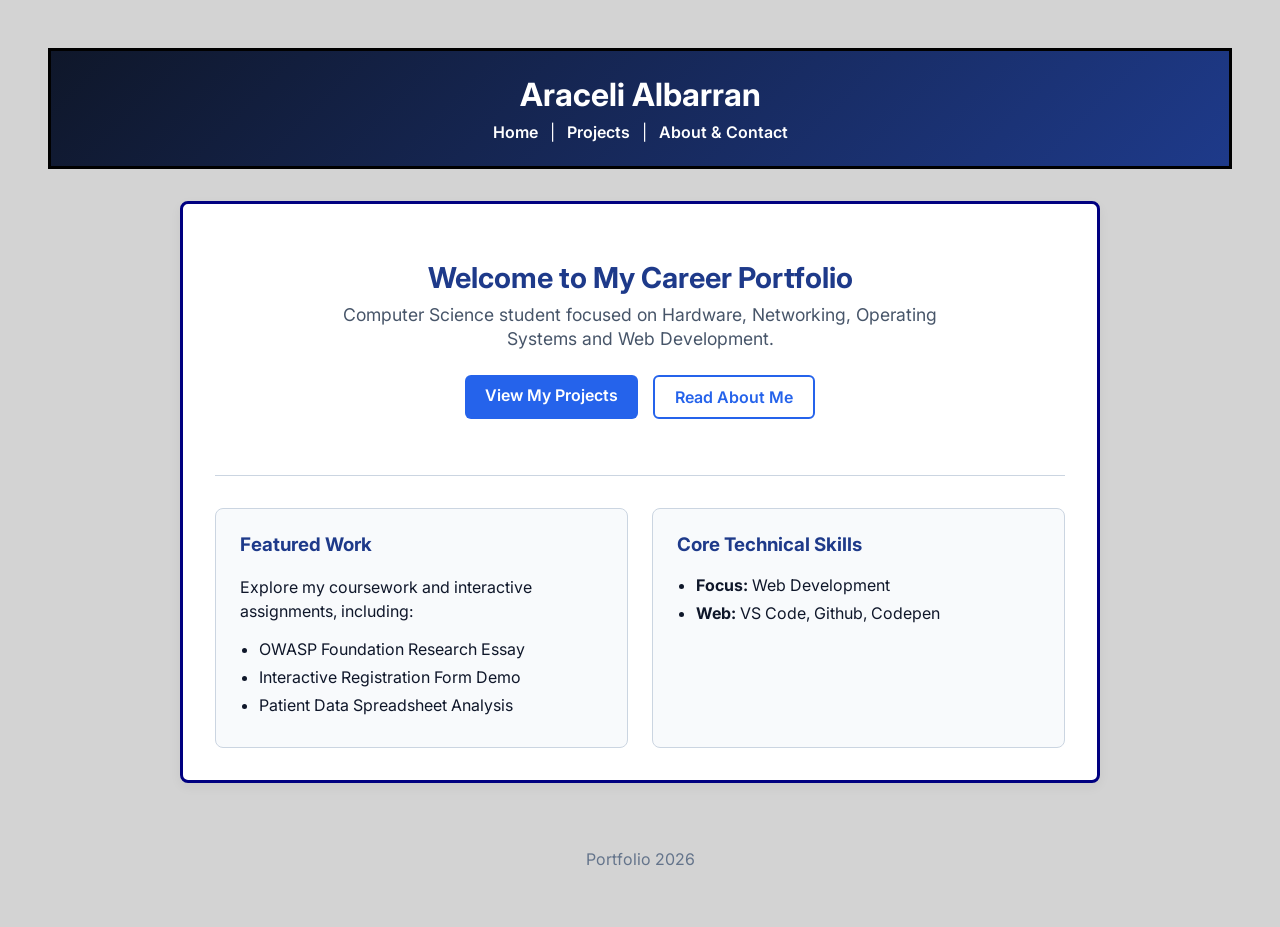
<file: index.html>
<!DOCTYPE html>
<html lang="en">
<head>
    <meta charset="UTF-8">
    <meta name="viewport" content="width=device-width, initial-scale=1.0">
    <title>Araceli Albarran | Home</title>
    <link rel="preconnect" href="https://fonts.googleapis.com">
    <link rel="preconnect" href="https://fonts.gstatic.com" crossorigin>
    <link href="https://fonts.googleapis.com/css2?family=Inter:wght@400;600;700&display=swap" rel="stylesheet">
    <link rel="stylesheet" href="style.css">

    <style>
        :root {
            --primary-color: #1e3a8a;
            --accent-color: #2563eb;
            --hover-color: #1d4ed8;
            --bg-light: #f8fafc;
            --border-color: #cbd5e1;
            --text-color: #0f172a;
        }

        body {
            color: var(--text-color);
            margin: 0;
            font-family: 'Inter', sans-serif;
        }

        #main-header {
            background: linear-gradient(135deg, #0f172a, var(--primary-color));
            padding: 1.5rem 0;
            text-align: center;
        }

        #main-header h1 {
            color: #ffffff;
            margin: 0 0 0.5rem 0;
            font-size: 2rem;
        }

        #main-header nav a {
            color: #ffffff;
            text-decoration: none;
            font-weight: 600;
            padding: 0 8px;
            transition: color 0.2s ease;
        }

        #main-header nav a:hover {
            color: #93c5fd;
        }

        .box {
            max-width: 850px;
            margin: 2rem auto;
            padding: 2rem;
            background-color: #ffffff;
            border-radius: 8px;
            box-shadow: 0 4px 12px rgba(0, 0, 0, 0.05);
        }

        .welcome-hero {
            text-align: center;
            padding-bottom: 1.5rem;
        }

        .welcome-hero h2 {
            color: var(--primary-color);
            font-size: 1.8rem;
            margin-bottom: 0.5rem;
        }

        .welcome-hero p {
            font-size: 1.1rem;
            color: #475569;
            max-width: 600px;
            margin: 0 auto 1.5rem auto;
        }

        .btn-container {
            display: flex;
            justify-content: center;
            gap: 15px;
        }

        .btn {
            display: inline-block;
            background-color: var(--accent-color);
            color: #ffffff;
            padding: 10px 20px;
            border-radius: 6px;
            text-decoration: none;
            font-weight: 600;
            transition: background-color 0.2s ease;
        }

        .btn:hover {
            background-color: var(--hover-color);
        }

        .btn-outline {
            background-color: transparent;
            color: var(--accent-color);
            border: 2px solid var(--accent-color);
        }

        .btn-outline:hover {
            background-color: var(--bg-light);
            color: var(--hover-color);
        }

        .grid-container {
            display: grid;
            grid-template-columns: 1fr 1fr;
            gap: 1.5rem;
            margin-top: 1.5rem;
        }

        .card {
            border: 1px solid var(--border-color);
            border-radius: 8px;
            padding: 1.5rem;
            background-color: var(--bg-light);
        }

        .card h3 {
            color: var(--primary-color);
            margin-top: 0;
        }

        .card ul {
            padding-left: 1.2rem;
            margin-bottom: 0;
        }

        .card ul li {
            margin-bottom: 0.5rem;
        }

        hr {
            border: none;
            border-top: 1px solid var(--border-color);
            margin: 2rem 0;
        }

        footer {
            text-align: center;
            padding: 1rem;
            color: #64748b;
        }

        @media (max-width: 650px) {
            .grid-container {
                grid-template-columns: 1fr;
            }
        }
    </style>
</head>
<body>
    <header id="main-header">
        <h1>Araceli Albarran</h1>
        <nav>
            <a href="index.html">Home</a> | 
            <a href="project.html">Projects</a> | 
            <a href="about.html">About & Contact</a>
        </nav>
    </header>
    <main class="box">
        <section class="welcome-hero">
            <h2>Welcome to My Career Portfolio</h2>
            <p>Computer Science student focused on Hardware, Networking, Operating Systems and Web Development.</p>
            
            <div class="btn-container">
                <a href="project.html" class="btn">View My Projects</a>
                <a href="about.html" class="btn btn-outline">Read About Me</a>
            </div>
        </section>

        <hr>
        <section class="grid-container">
            <div class="card">
                <h3>Featured Work</h3>
                <p>Explore my coursework and interactive assignments, including:</p>
                <ul>
                    <li>OWASP Foundation Research Essay</li>
                    <li>Interactive Registration Form Demo</li>
                    <li>Patient Data Spreadsheet Analysis</li>
                </ul>
            </div>

            <div class="card">
                <h3>Core Technical Skills</h3>
                <ul>
                    <li><strong>Focus:</strong> Web Development</li>
                    <li><strong>Web:</strong> VS Code, Github, Codepen</li>
                </ul>
            </div>
        </section>
    </main>

    <footer>
        <p>Portfolio 2026</p>
    </footer>

    <script src="script.js"></script>
</body>
</html>
</file>
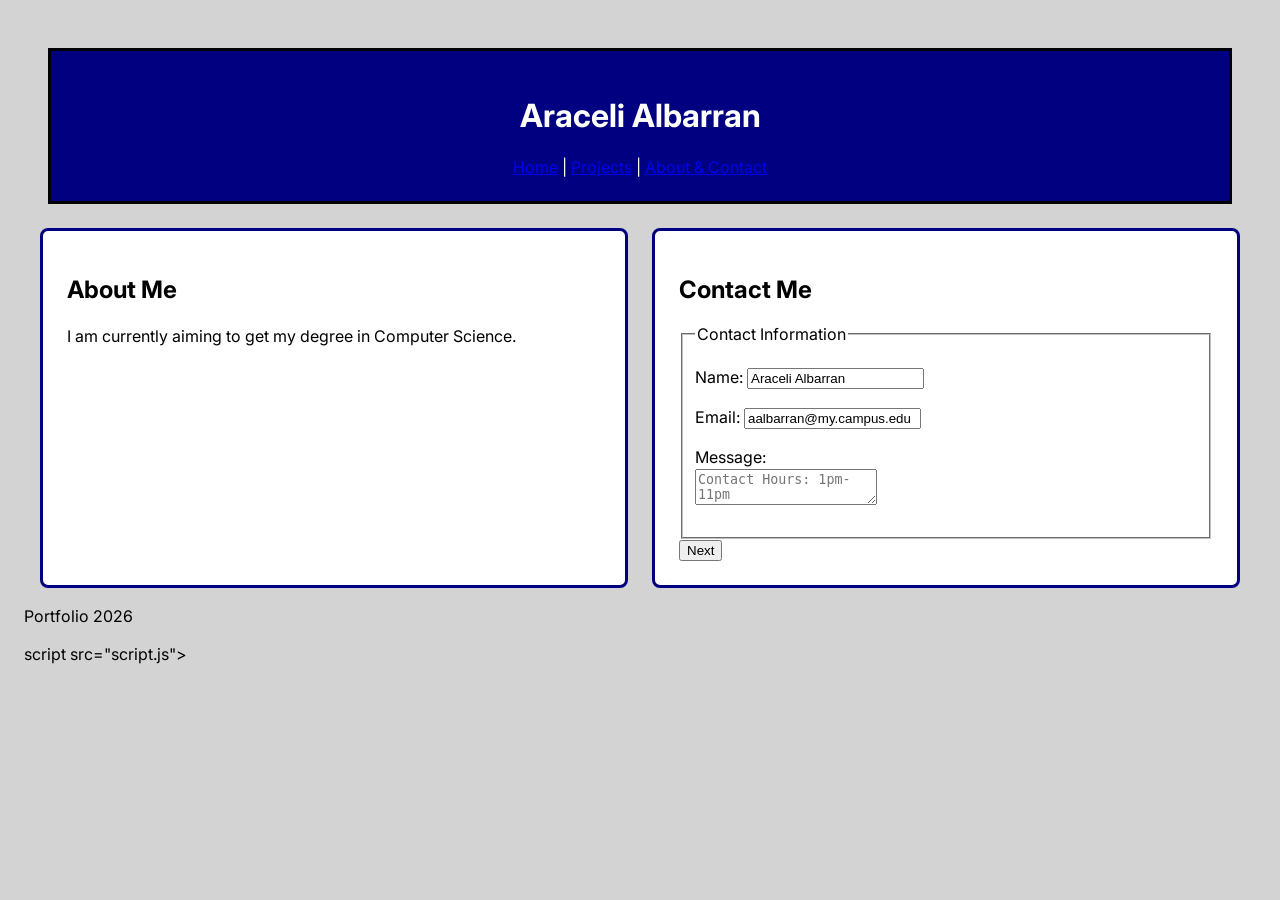
<file: .vscode/index.html>
<!DOCTYPE html>
<html>
<head>
    <meta charset="UTF-8">
    <title>Araceli Albarran Portfolio</title>
    <link rel="preconnect" href="https://fonts.googleapis.com">
    <link rel="preconnect" href="https://fonts.gstatic.com" crossorigin>
    <link href="https://fonts.googleapis.com/css2?family=inter:wght@400;600;700&display=swap" rel="stylesheet">
    <link rel="stylesheet" href="style.css">
</head>
<body>

    <header id="main-header">
        <h1>Araceli Albarran</h1>
        <nav>
            <a href="index.html">Home</a> | 
            <a href="project.html">Projects</a> | 
            <a href="about.html">About & Contact</a>
        </nav>
    </header>

    <main class="layout-container">
        <section class="box">
            <h1>About Me</h1>
            <p>I am currently aiming to get my degree in Computer Science.</p>
        </section>

        <section class="box">
            <h2>Contact Me</h2>
            <form action="#" method="post">
                <fieldset>
                    <legend>Contact Information</legend>
                    <p>
                     <label for="home-name">Name:</label>
                <input type="text" id="home-name" name="fullname" value="Araceli Albarran" />
                    </p>
                    <p>
                        <label for="home-email">Email:</label>
                <input type="email" id="home-email" name="email" value="aalbarran@my.campus.edu" />
                    </p>
                    <p>
                        <label for="home-message">Message:</label><br>
                        <textarea id="home-message" name="message" placeholder="Contact Hours: 1pm-11pm"></textarea>
                    </p>
                    </fieldset>
                <button type="submit">Next</button>
            </form>
        </section>
    </main>

    <footer>
        <p>Portfolio 2026</p>
    </footer>
script src="script.js"></script>
</body>
</html>
</file>
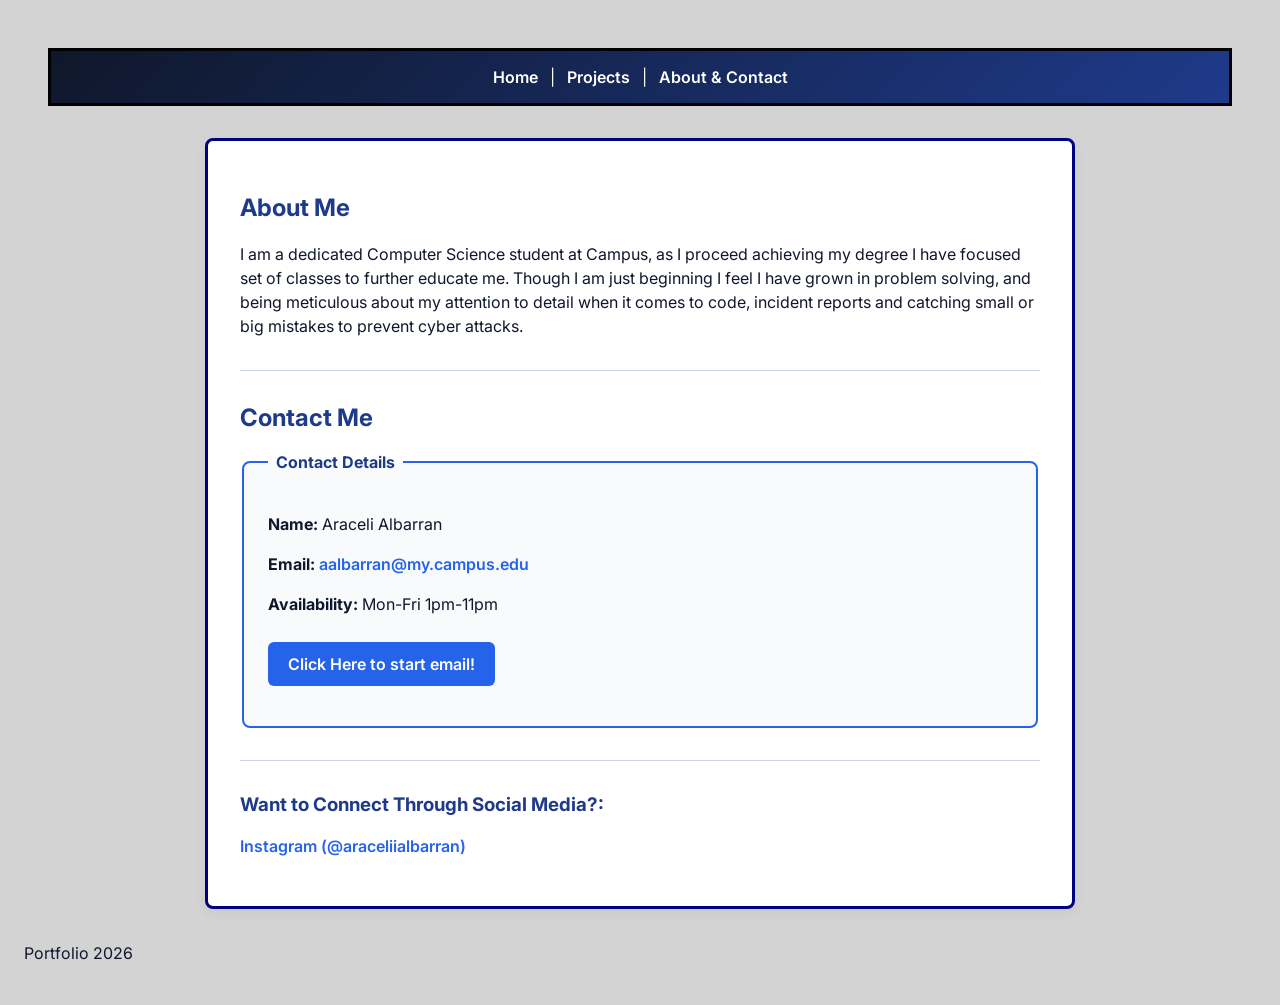
<file: about.html>
<!DOCTYPE html>
<html lang="en">
<head>
    <meta charset="UTF-8">
    <meta name="viewport" content="width=device-width, initial-scale=1.0">
    <title>About Me</title>
    <link rel="preconnect" href="https://fonts.googleapis.com">
    <link rel="preconnect" href="https://fonts.gstatic.com" crossorigin>
    <link href="https://fonts.googleapis.com/css2?family=Inter:wght@400;600;700&display=swap" rel="stylesheet">
    <link rel="stylesheet" href="style.css">
    <style>
        :root {
            --primary-color: #1e3a8a;
            --accent-color: #2563eb;
            --hover-color: #1d4ed8;
            --bg-light: #f8fafc;
            --border-color: #cbd5e1;
            --text-color: #0f172a;
        }

        body {
            color: var(--text-color);
        }

        #main-header {
            background: linear-gradient(135deg, #0f172a, var(--primary-color));
            padding: 1rem 0;
            text-align: center;
        }

        #main-header nav a {
            color: #ffffff;
            text-decoration: none;
            font-weight: 600;
            padding: 0 8px;
            transition: color 0.2s ease;
        }

        #main-header nav a:hover {
            color: #93c5fd;
        }

        .box {
            max-width: 800px;
            margin: 2rem auto;
            padding: 2rem;
            background-color: #ffffff;
            border-radius: 8px;
            box-shadow: 0 4px 12px rgba(0, 0, 0, 0.05);
        }
        h1, h2, h3 {
            color: var(--primary-color);
        }
        fieldset {
            border: 2px solid var(--accent-color);
            border-radius: 8px;
            padding: 1.5rem;
            background-color: var(--bg-light);
            margin-top: 1rem;
        }
        legend {
            font-weight: 700;
            color: var(--primary-color);
            padding: 0 8px;
        }
        .gmail-btn {
            display: inline-block;
            background-color: var(--accent-color);
            color: #ffffff;
            padding: 10px 20px;
            border-radius: 6px;
            text-decoration: none;
            font-weight: 600;
            margin-top: 10px;
            transition: background-color 0.2s ease, transform 0.1s ease;
        }

        .gmail-btn:hover {
            background-color: var(--hover-color);
            transform: translateY(-1px);
        }
        .social-link {
            color: var(--accent-color);
            font-weight: 600;
            text-decoration: none;
        }
        .social-link:hover {
            text-decoration: underline;
        }
        hr {
            border: none;
            border-top: 1px solid var(--border-color);
            margin: 2rem 0;
        }
    </style>
</head>
<body>
    <header id="main-header">
        <nav>
            <a href="index.html">Home</a> | 
            <a href="project.html">Projects</a> | 
            <a href="about.html">About & Contact</a>
        </nav>
    </header>

    <main class="box">
        <section>
            <h1>About Me</h1>
            <p>I am a dedicated Computer Science student at Campus, as I proceed achieving my degree I have focused set of classes to further educate me. Though I am just beginning I feel I have grown in problem solving, and being meticulous about my attention to detail when it comes to code, incident reports and catching small or big mistakes to prevent cyber attacks.</p>
        </section>

        <hr>

        <section>
            <h2>Contact Me</h2>
            <fieldset>
                <legend>Contact Details</legend>
                <p><strong>Name:</strong> Araceli Albarran</p>
                <p><strong>Email:</strong> <a href="mailto:aalbarran@my.campus.edu" class="social-link">aalbarran@my.campus.edu</a></p>
                <p><strong>Availability:</strong> Mon-Fri 1pm-11pm</p>
                <p>
                    <a href="https://mail.google.com/mail/?view=cm&fs=1&to=aalbarran@my.campus.edu" target="_blank" class="gmail-btn">
                        Click Here to start email!
                    </a>
                </p>
            </fieldset>
        </section>

        <hr>

        <section>
            <h3>Want to Connect Through Social Media?:</h3>
            <p>
                <a href="https://www.instagram.com/araceliialbarran?stkn=MWR0ODNqY3Z1eXF2cQ==" target="_blank" class="social-link">
                    Instagram (@araceliialbarran)
                </a>
            </p>
        </section>
    </main>

    <footer>
        <p>Portfolio 2026</p>
    </footer>

    <script src="script.js"></script>
</body>
</html>
</file>
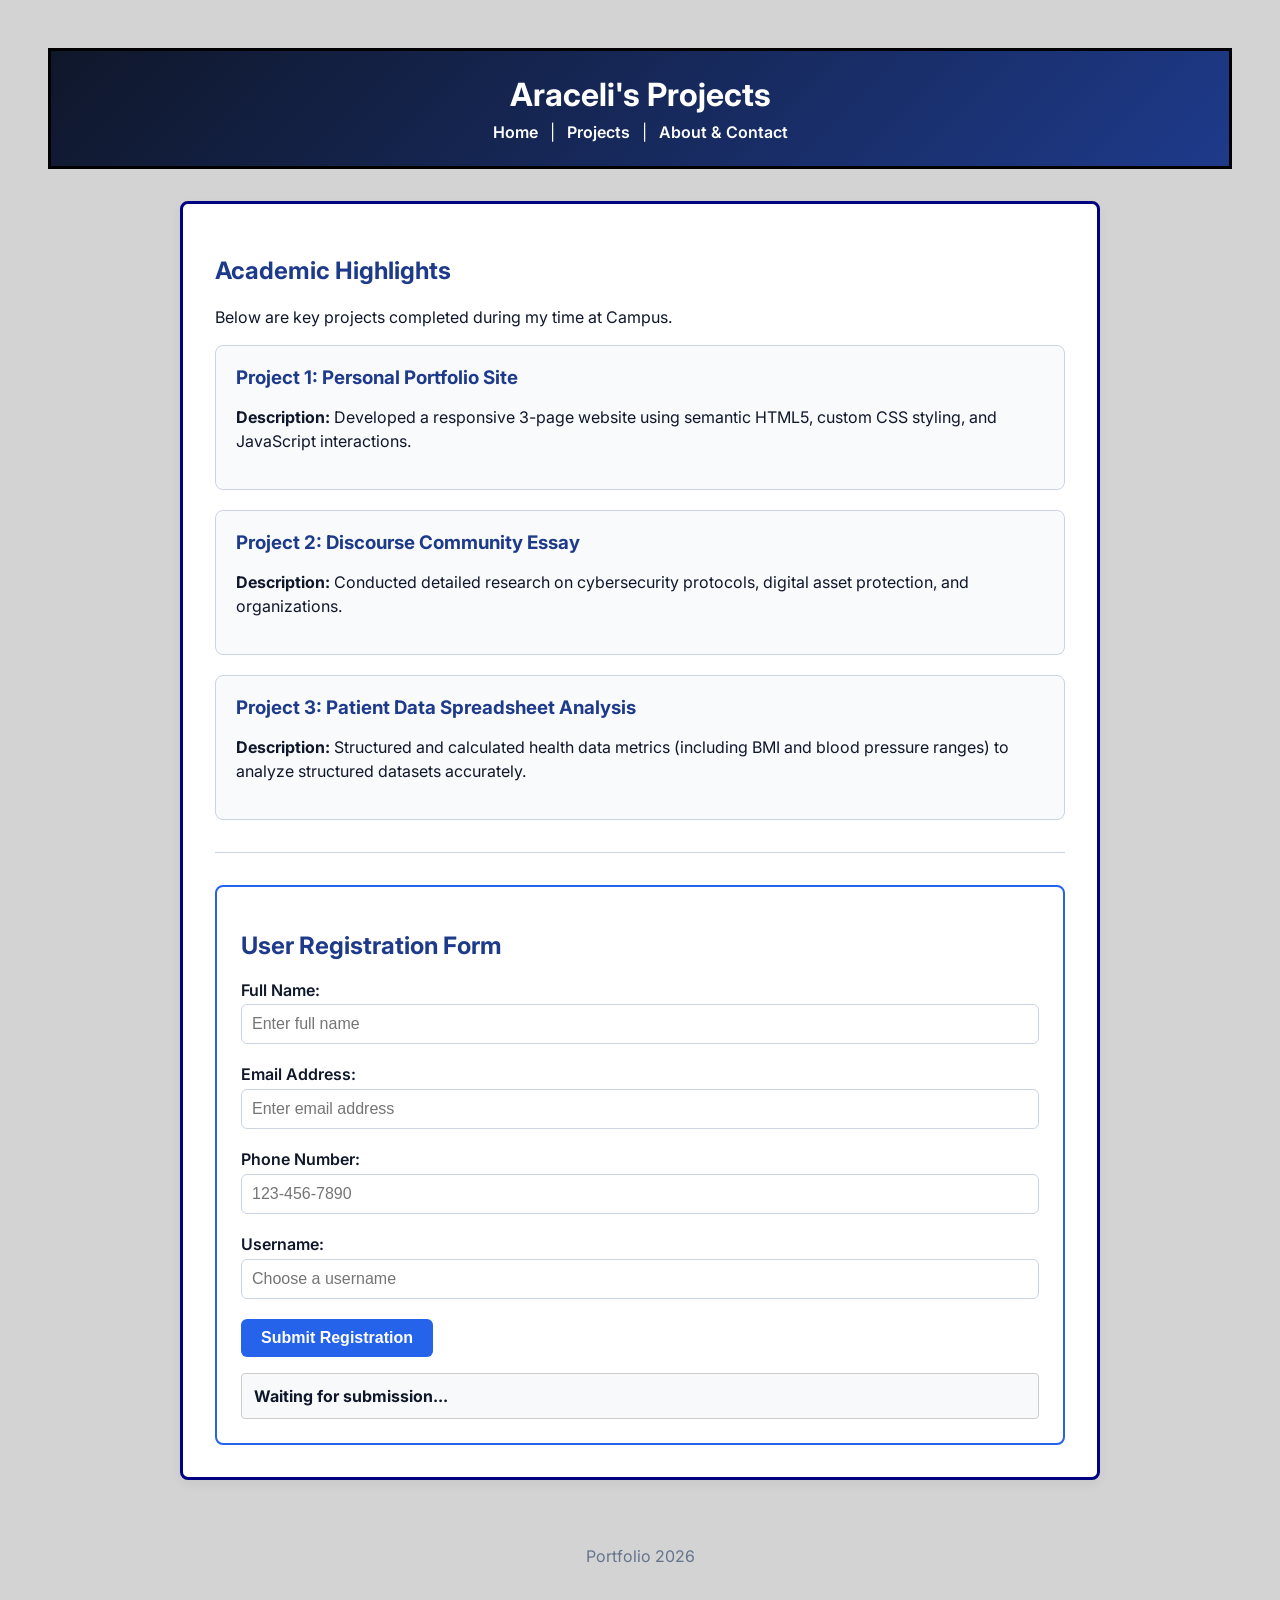
<file: project.html>
<!DOCTYPE html>
<html lang="en">
<head>
    <meta charset="UTF-8">
    <meta name="viewport" content="width=device-width, initial-scale=1.0">
    <title>Araceli Albarran | Projects</title>
    <link rel="preconnect" href="https://fonts.googleapis.com">
    <link rel="preconnect" href="https://fonts.gstatic.com" crossorigin>
    <link href="https://fonts.googleapis.com/css2?family=Inter:wght@400;600;700&display=swap" rel="stylesheet">
    <link rel="stylesheet" href="style.css">

    <style>
        :root {
            --primary-color: #1e3a8a;
            --accent-color: #2563eb;
            --hover-color: #1d4ed8;
            --bg-light: #f8fafc;
            --border-color: #cbd5e1;
            --text-color: #0f172a;
            --error-color: #dc2626;
        }

        body {
            color: var(--text-color);
            margin: 0;
            font-family: 'Inter', sans-serif;
        }

        #main-header {
            background: linear-gradient(135deg, #0f172a, var(--primary-color));
            padding: 1.5rem 0;
            text-align: center;
        }

        #main-header h1 {
            color: #ffffff;
            margin: 0 0 0.5rem 0;
            font-size: 2rem;
        }

        #main-header nav a {
            color: #ffffff;
            text-decoration: none;
            font-weight: 600;
            padding: 0 8px;
            transition: color 0.2s ease;
        }

        #main-header nav a:hover {
            color: #93c5fd;
        }

        .box {
            max-width: 850px;
            margin: 2rem auto;
            padding: 2rem;
            background-color: #ffffff;
            border-radius: 8px;
            box-shadow: 0 4px 12px rgba(0, 0, 0, 0.05);
        }
        h2, h3 {
            color: var(--primary-color);
        }
        .project-card {
            border: 1px solid var(--border-color);
            border-radius: 8px;
            padding: 1.25rem;
            background-color: var(--bg-light);
            margin-bottom: 1.25rem;
        }
        .project-card h3 {
            margin-top: 0;
            margin-bottom: 0.5rem;
        }
        .form-card {
            border: 2px solid var(--accent-color);
            border-radius: 8px;
            padding: 1.5rem;
            background-color: #ffffff;
            margin-top: 2rem;
        }
        .form-group {
            margin-bottom: 1.25rem;
        }
        .form-group label {
            display: block;
            font-weight: 600;
            margin-bottom: 0.3rem;
        }
        .form-group input {
            width: 100%;
            padding: 10px;
            border: 1px solid var(--border-color);
            border-radius: 6px;
            box-sizing: border-box;
            font-size: 1rem;
        }
        .form-group input:focus {
            outline: 2px solid var(--accent-color);
            border-color: transparent;
        }
        .error-message {
            color: var(--error-color);
            font-size: 0.875rem;
            margin-top: 0.25rem;
            display: block;
            min-height: 1.2rem;
        }
        .btn {
            background-color: var(--accent-color);
            color: #ffffff;
            padding: 10px 20px;
            border: none;
            border-radius: 6px;
            font-weight: 600;
            cursor: pointer;
            font-size: 1rem;
            transition: background-color 0.2s ease;
        }
        .btn:hover {
            background-color: var(--hover-color);
        }
        .status-box {
            margin-top: 1rem;
            padding: 10px;
            background-color: var(--bg-light);
            border-left: 4px solid var(--accent-color);
            font-weight: 600;
        }
        hr {
            border: none;
            border-top: 1px solid var(--border-color);
            margin: 2rem 0;
        }
        footer {
            text-align: center;
            padding: 1rem;
            color: #64748b;
        }
    </style>
</head>
<body>
    <header id="main-header">
        <h1>Araceli's Projects</h1>
        <nav>
            <a href="index.html">Home</a> | 
            <a href="project.html">Projects</a> | 
            <a href="about.html">About & Contact</a>
        </nav>
    </header>
    <main class="box">
        <section>
            <h2>Academic Highlights</h2>
            <p>Below are key projects completed during my time at Campus.</p>
            <div class="project-card">
                <h3>Project 1: Personal Portfolio Site</h3>
                <p><strong>Description:</strong> Developed a responsive 3-page website using semantic HTML5, custom CSS styling, and JavaScript interactions.</p>
            </div>
            <div class="project-card">
                <h3>Project 2: Discourse Community Essay</h3>
                <p><strong>Description:</strong> Conducted detailed research on cybersecurity protocols, digital asset protection, and organizations.</p>
            </div>
            <div class="project-card">
                <h3>Project 3: Patient Data Spreadsheet Analysis</h3>
                <p><strong>Description:</strong> Structured and calculated health data metrics (including BMI and blood pressure ranges) to analyze structured datasets accurately.</p>
            </div>
        </section>
        <hr>
        <section class="form-card">
            <h2>User Registration Form</h2>
            <form id="userForm" novalidate>
    <div class="form-group">
        <label for="name">Full Name:</label>
        <input type="text" id="name" placeholder="Enter full name">
        <span class="error-message" id="nameError" style="display: none; color: red; font-size: 0.875rem;"></span>
    </div>
    <div class="form-group">
        <label for="email">Email Address:</label>
        <input type="email" id="email" placeholder="Enter email address">
        <span class="error-message" id="emailError" style="display: none; color: red; font-size: 0.875rem;"></span>
    </div>
    <div class="form-group">
        <label for="phoneNumber">Phone Number:</label>
        <input type="tel" id="phoneNumber" placeholder="123-456-7890">
        <span class="error-message" id="phoneError" style="display: none; color: red; font-size: 0.875rem;"></span>
    </div>
    <div class="form-group">
        <label for="userName">Username:</label>
        <input type="text" id="userName" placeholder="Choose a username">
        <span class="error-message" id="userError" style="display: none; color: red; font-size: 0.875rem;"></span>
    </div>

    <button type="submit" class="btn">Submit Registration</button>
</form>
<div class="status-box" id="api-result" style="margin-top: 1rem; font-weight: bold;">
    Waiting for submission...
</div>
        </section>
    </main>

    <footer>
        <p>Portfolio 2026</p>
    </footer>

    <script src="script.js"></script>
</body>
</html>
</file>
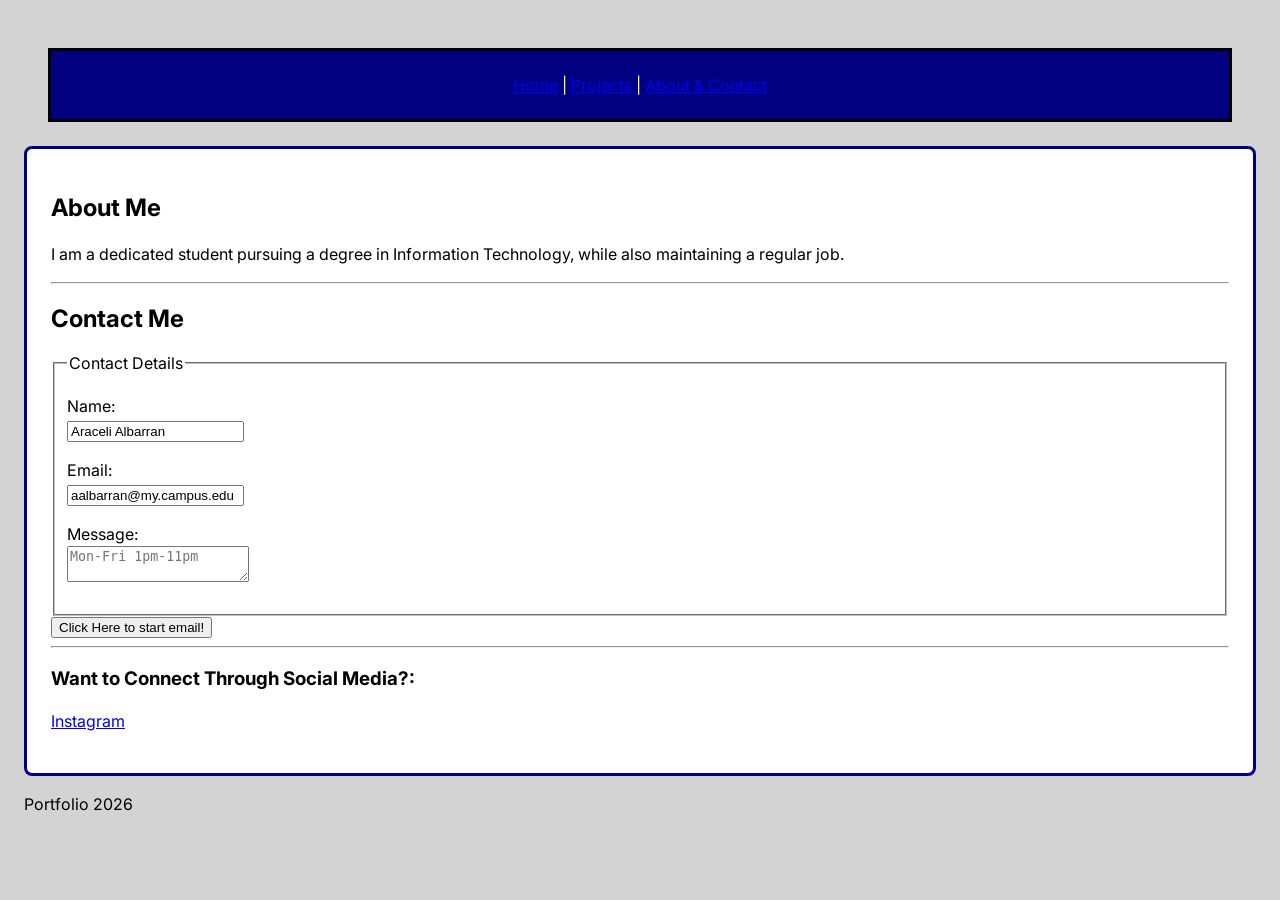
<file: .vscode/about.html>
<!DOCTYPE html>
<html>
<head>
    <title>About Me</title>
    <link rel="preconnect" href="https://fonts.googleapis.com">
    <link rel="preconnect" href="https://fonts.gstatic.com" crossorigin>
    <link href="https://fonts.googleapis.com/css2?family=inter:wght@400;600;700&display=swap" rel="stylesheet">
    <link rel="stylesheet" href="style.css">
</head>
<body>
    <header id="main-header">
        <nav>
            <a href="index.html">Home</a> | 
            <a href="project.html">Projects</a> | 
            <a href="about.html">About & Contact</a>
        </nav>
    </header>
    <main class="box">
                <section>
            <h1>About Me</h1>
            <p>I am a dedicated student pursuing a degree in Information Technology, while also maintaining a regular job.</p>
        </section>

        <hr>
        <section>
            <h2>Contact Me</h2>
<form id="contact-form" action="#" method="post">            
       <fieldset>
                    <legend>Contact Details</legend>
                <p>
                <label for="full-name">Name:</label><br>
                    <input type="text" id="full-name" name="full-name" value="Araceli Albarran" />
                    <span id="name-error" style="color: red; display: block;"></span>
                </p>
       <p>
                    <label for="email-address">Email:</label><br>
                    <input type="email" id="email-address" name="email-address" value="aalbarran@my.campus.edu" />
                </p>
         <p>
                    <label for="user-message">Message:</label><br>
                    <textarea id="user-message" name="user-message" placeholder="Mon-Fri 1pm-11pm"></textarea>
                </p>
                </fieldset>
                                <button type="submit">Click Here to start email!</button>
            </form>
        </section>

        <hr>
        <section>
            <h3>Want to Connect Through Social Media?:</h3>
            <p><a href="#">Instagram</a> </p>
        </section>

    </main>
    <footer>
        <p>Portfolio 2026</p>
    </footer>
<script src="script.js"></script>
</body>
</html>
</file>
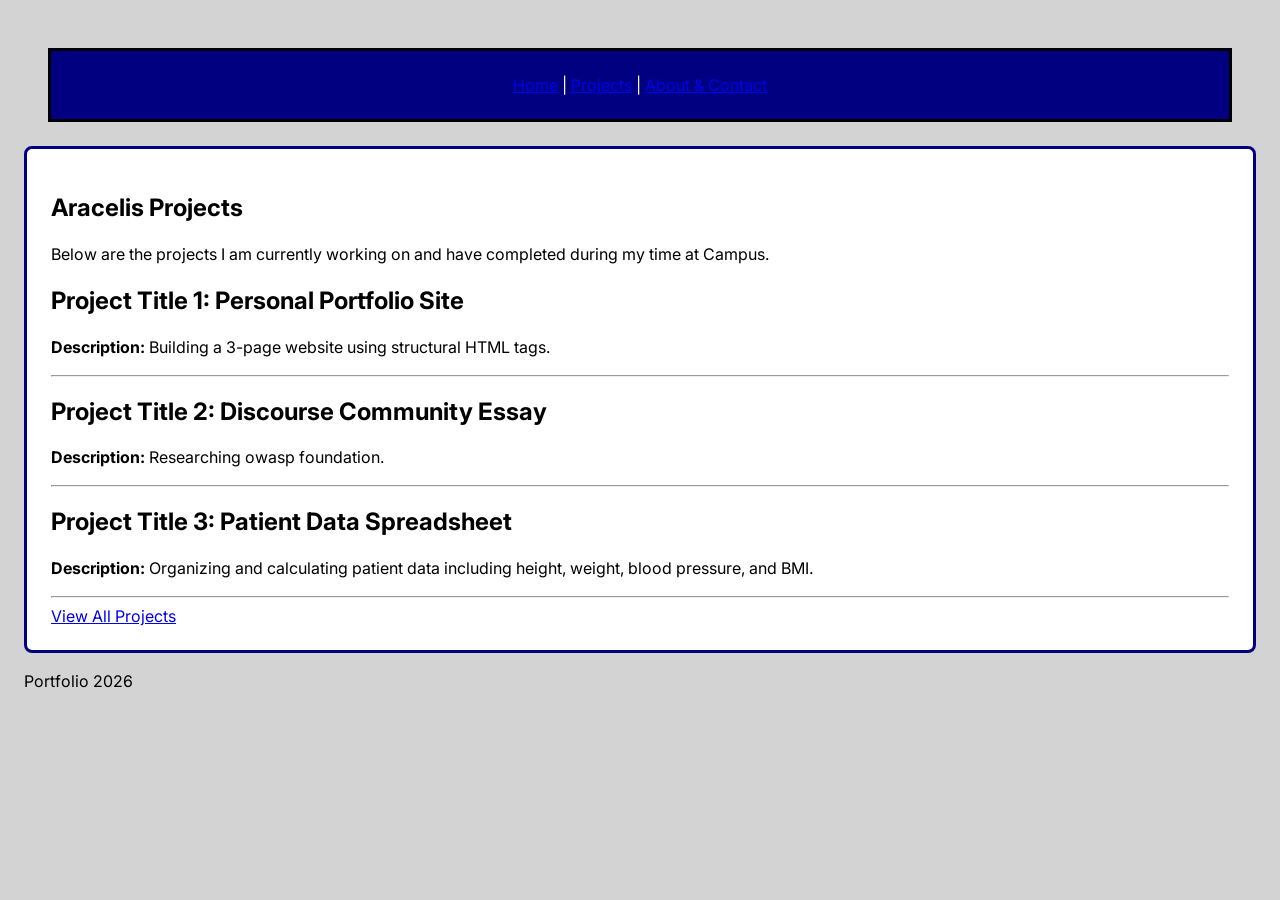
<file: .vscode/project.html>
<!DOCTYPE html>
<html>
<head>
    <title>Projects from campus</title>
    <link rel="preconnect" href="https://fonts.googleapis.com">
    <link rel="preconnect" href="https://fonts.gstatic.com" crossorigin>
    <link href="https://fonts.googleapis.com/css2?family=inter:wght@400;600;700&display=swap" rel="stylesheet">
    <link rel="stylesheet" href="style.css">
</head>
<body>
 <header id="main-header">
        <nav>
          <a href="index.html">Home</a> | 
        <a href="project.html">Projects</a> | 
        <a href="about.html">About & Contact</a>
        </nav>
    </header>
  <main class="box">
        <section>
            <h2>Aracelis Projects</h2>
            <p>Below are the projects I am currently working on and have completed during my time at Campus.</p>

            <article>
                <h2>Project Title 1: Personal Portfolio Site</h2>
                <p><strong>Description:</strong> Building a 3-page website using structural HTML tags.</p>
            </article>
           <hr>

            <article>
                <h2>Project Title 2: Discourse Community Essay</h2>
                <p><strong>Description:</strong> Researching owasp foundation.</p>
            </article>

            <hr>

            <article>
                <h2>Project Title 3: Patient Data Spreadsheet</h2>
                <p><strong>Description:</strong> Organizing and calculating patient data including height, weight, blood pressure, and BMI.</p>
            </article>

            <hr>

            <div>
                 <a href="project.html" class="button-link">View All Projects</a>
            </div>
        </section>
    </main>

    <footer>
        <p>Portfolio 2026</p>
    </footer>
<script src="script.js"></script>
</body>
</html>
</file>
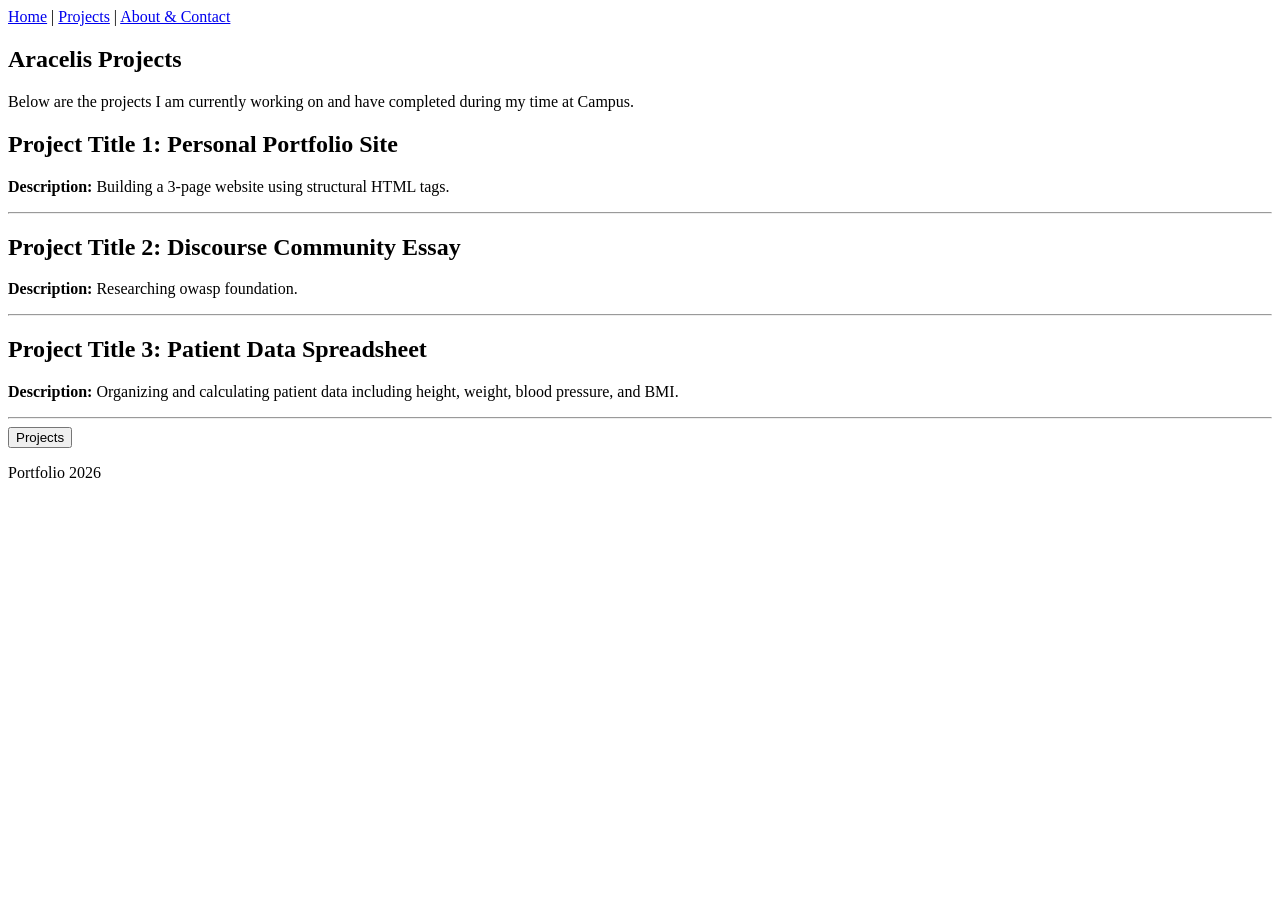
<file: Araceli's-Portfolio/projects/project.html>
<!DOCTYPE html>
<html>
<head>
    <title>Projects from campus</title>
</head>
<body>
 <header>
        <nav>
          <a href="index.html">Home</a> | 
        <a href="project.html">Projects</a> | 
        <a href="about.html">About & Contact</a>
        </nav>
    </header>
  <main>
        <section>
            <h1>Aracelis Projects</h1>
            <p>Below are the projects I am currently working on and have completed during my time at Campus.</p>

            <article>
                <h2>Project Title 1: Personal Portfolio Site</h2>
                <p><strong>Description:</strong> Building a 3-page website using structural HTML tags.</p>
            </article>

            <hr>

            <article>
                <h2>Project Title 2: Discourse Community Essay</h2>
                <p><strong>Description:</strong> Researching owasp foundation.</p>
            </article>

            <hr>

            <article>
                <h2>Project Title 3: Patient Data Spreadsheet</h2>
                <p><strong>Description:</strong> Organizing and calculating patient data including height, weight, blood pressure, and BMI.</p>
            </article>

            <hr>

            <div>
                <button type="button">Projects</button>
            </div>
        </section>
    </main>

    <footer>
        <p>Portfolio 2026</p>
    </footer>

</body>
</html>
</file>
<file: style.css>
body {
    background-color: lightgray;
    color: black;
    font-family: 'inter', Arial, sans-serif; 
    padding: 24px; 
    margin: 0;
}

p {
    font-size: 16px;
    line-height: 24px;
}


#main-header {
    background-color: navy;
    color: white;
    text-align: center;
    margin: 24px;
    padding: 24px;
    border: 3px solid black;
}


.box {
    background-color: white;
    padding: 24px;
    border: 3px solid navy;
    border-radius: 8px;
}

.layout-container {
    display: flex;
    flex-direction: column;
    gap: 16px;

}

@media (min-width: 768px) {
    .layout-container {
        display: grid;
        grid-template-columns: repeat(2, 1fr);
        gap: 24px;      
    }
}
@media (min-width: 1200px) {
    .layout-container {
        max-width: 1200px;
        margin: 0 auto;      
    }
}

img {
    max-width: 300px;
    margin: 16px;
    padding: 8px;
    border: 2px solid black;
}
.form-group {
  margin-bottom: 15px;
}
.form-group label {
  display: block;
  margin-bottom: 5px;
  font-weight: bold;
}
.form-group input {
  width: 100%;
  padding: 8px;
  box-sizing: border-box;
}
.error-message {
  color: red;
  font-size: 0.85rem;
  display: none;
  margin-top: 4px;
}
#api-result {
  margin-top: 20px;
  padding: 12px;
  border: 1px solid #ccc;
  background-color: #f8f9fa;
  border-radius: 4px;
}
</file>
<file: .vscode/style.css>
body {
    background-color: lightgray;
    color: black;
    font-family: 'inter', Arial, sans-serif; 
    padding: 24px; 
    margin: 0;
}

p {
    font-size: 16px;
    line-height: 24px;
}


#main-header {
    background-color: navy;
    color: white;
    text-align: center;
    margin: 24px;
    padding: 24px;
    border: 3px solid black;
}


.box {
    background-color: white;
    padding: 24px;
    border: 3px solid navy;
    border-radius: 8px;
}

.layout-container {
    display: flex;
    flex-direction: column;
    gap: 16px;

}

@media (min-width: 768px) {
    .layout-container {
        display: grid;
        grid-template-columns: repeat(2, 1fr);
        gap: 24px;      
    }
}
@media (min-width: 1200px) {
    .layout-container {
        max-width: 1200px;
        margin: 0 auto;      
    }
}

img {
    max-width: 300px;
    margin: 16px;
    padding: 8px;
    border: 2px solid black;
}
</file>
